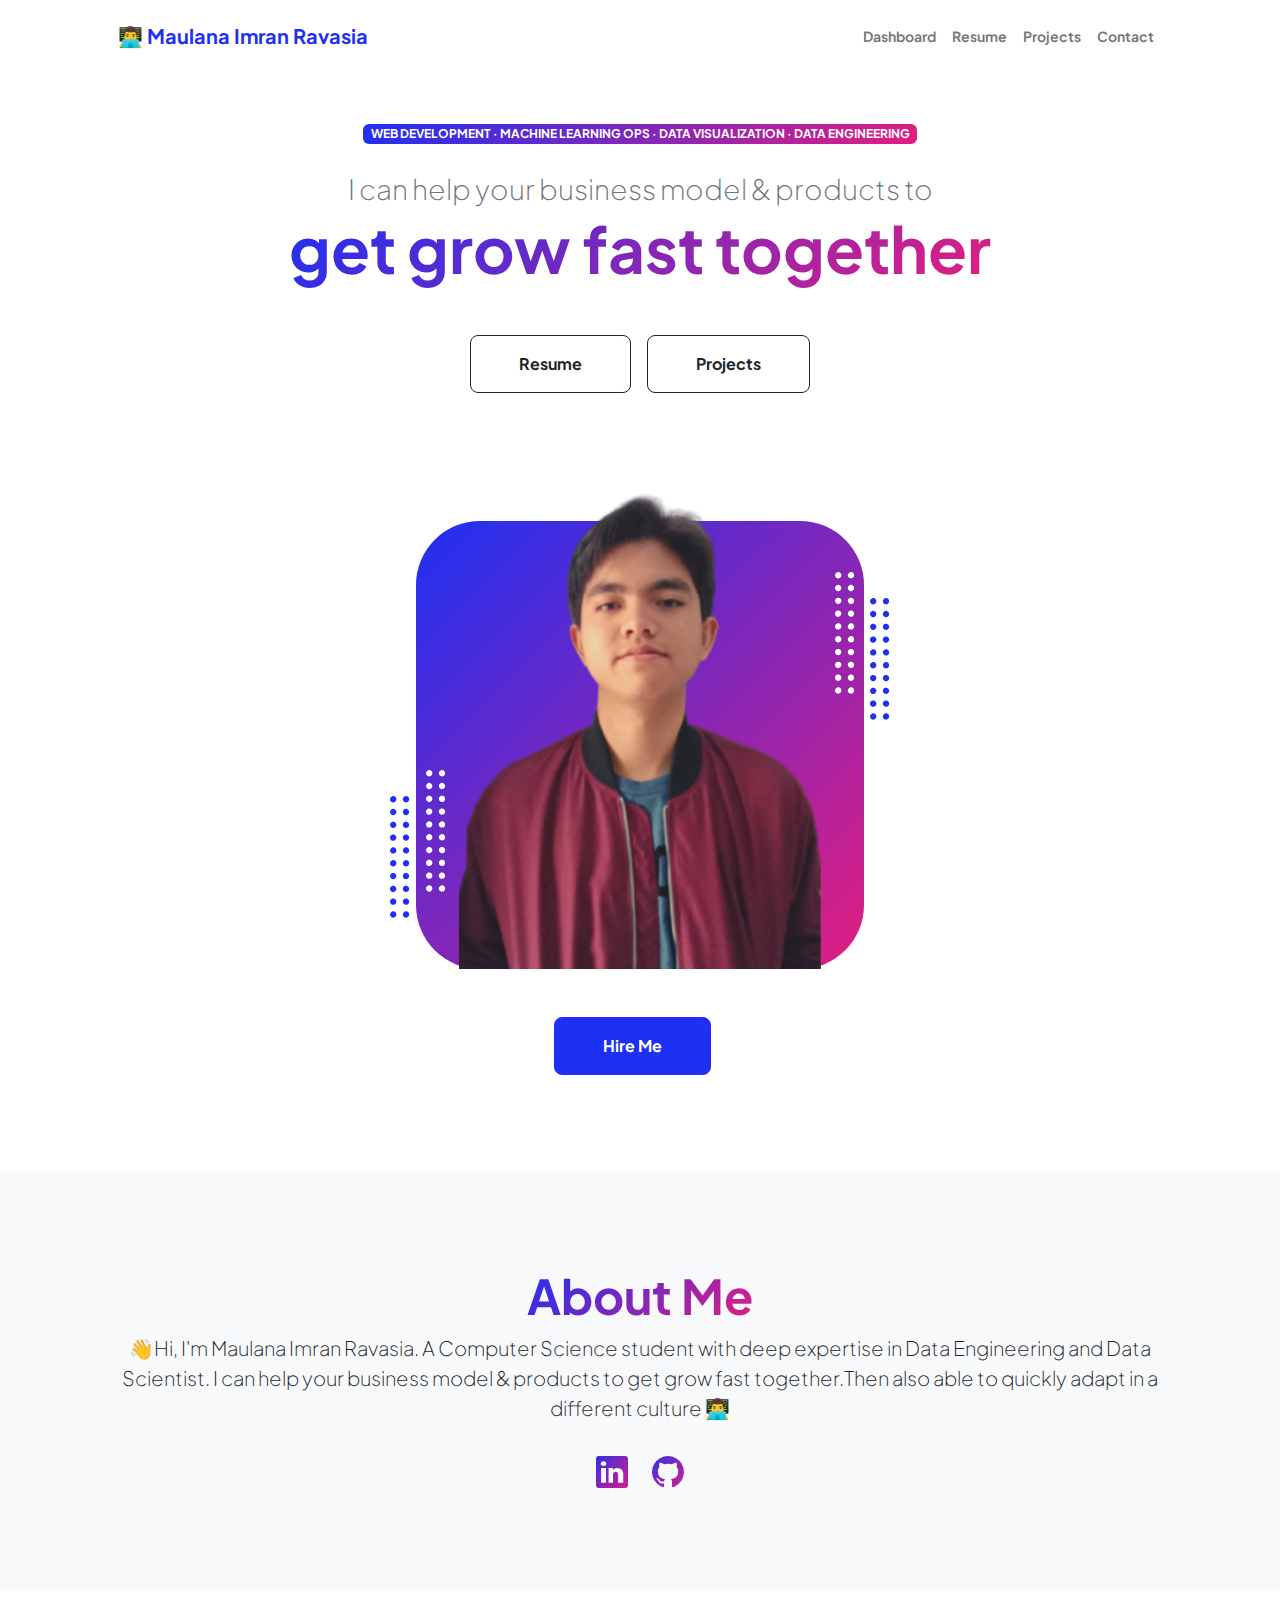
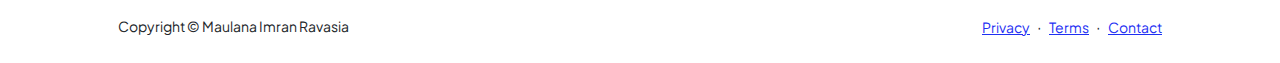
<file: Portofolio/index.html>
<!DOCTYPE html>
<html lang="en">
    <head>
        <meta charset="utf-8" />
        <meta name="viewport" content="width=device-width, initial-scale=1, shrink-to-fit=no" />
        <meta name="description" content="" />
        <meta name="author" content="" />
        <title>Maulana Imran Ravasia</title>
        <!-- Favicon-->
        <link rel="icon" type="image/x-icon" href="assets/favicon2.png" />
        <!-- Custom Google font-->
        <link rel="preconnect" href="https://fonts.googleapis.com" />
        <link rel="preconnect" href="https://fonts.gstatic.com" crossorigin />
        <link href="https://fonts.googleapis.com/css2?family=Plus+Jakarta+Sans:wght@100;200;300;400;500;600;700;800;900&amp;display=swap" rel="stylesheet" />
        <!-- Bootstrap icons-->
        <link href="https://cdn.jsdelivr.net/npm/bootstrap-icons@1.8.1/font/bootstrap-icons.css" rel="stylesheet" />
        <!-- Core theme CSS (includes Bootstrap)-->
        <link href="css/styles.css" rel="stylesheet" />
    </head>
    <body class="d-flex flex-column h-100">
        <main class="flex-shrink-0">
            <!-- Navigation-->
            <nav class="navbar navbar-expand-lg navbar-light bg-white py-3">
                <div class="container px-5">
                    <a class="navbar-brand" href="index.html"><span class="fw-bolder text-primary">👨‍💻   Maulana Imran Ravasia</span></a>
                    <button class="navbar-toggler" type="button" data-bs-toggle="collapse" data-bs-target="#navbarSupportedContent" aria-controls="navbarSupportedContent" aria-expanded="false" aria-label="Toggle navigation"><span class="navbar-toggler-icon"></span></button>
                    <div class="collapse navbar-collapse" id="navbarSupportedContent">
                        <ul class="navbar-nav ms-auto mb-2 mb-lg-0 small fw-bolder">
                            <li class="nav-item"><a class="nav-link" href="index.html">Dashboard</a></li>
                            <li class="nav-item"><a class="nav-link" href="resume.html">Resume</a></li>
                            <li class="nav-item"><a class="nav-link" href="projects.html">Projects</a></li>
                            <li class="nav-item"><a class="nav-link" href="contact.html">Contact</a></li>
                        </ul>
                    </div>
                </div>
            </nav>
            <!-- Header-->
            <header class="py-5">
                <div class="container px-5 pb-5">
                    <div class="row gx-5 align-items-center">
                        <div class="col-xxl-5">
                            <!-- Header text content-->
                            <div class="text-center text-xxl-start">
                                <div class="badge bg-gradient-primary-to-secondary text-white mb-4"><div class="text-uppercase">Web Development &middot; Machine Learning Ops &middot; Data Visualization  &middot; Data Engineering</div></div>
                                <div class="fs-3 fw-light text-muted">I can help your business model & products to</div>
                                <h1 class="display-3 fw-bolder mb-5"><span class="text-gradient d-inline">get grow fast together </span></h1>
                                <div class="d-grid gap-3 d-sm-flex justify-content-sm-center justify-content-xxl-start mb-3">
                                    <a class="btn btn-outline-dark btn-lg px-5 py-3 fs-6 fw-bolder" href="resume.html">Resume</a>
                                    <a class="btn btn-outline-dark btn-lg px-5 py-3 fs-6 fw-bolder" href="projects.html">Projects</a>
                                </div>
                            </div>
                        </div>
                        <div class="col-xxl-7">
                            <!-- Header profile picture-->
                            <div class="d-flex justify-content-center mt-5 mt-xxl-0">
                                <div class="profile bg-gradient-primary-to-secondary">
                                    <!-- TIP: For best results, use a photo with a transparent background like the demo example below-->
                                    <!-- Watch a tutorial on how to do this on YouTube (link)-->
                                    <img class="profile-img" src="assets/Profile2.png" alt="..." />
                                    <div class="dots-1">
                                        <!-- SVG Dots-->
                                        <svg version="1.1" xmlns="http://www.w3.org/2000/svg" xmlns:xlink="http://www.w3.org/1999/xlink" x="0px" y="0px" viewBox="0 0 191.6 1215.4" style="enable-background: new 0 0 191.6 1215.4" xml:space="preserve">
                                            <g transform="translate(0.000000,1280.000000) scale(0.100000,-0.100000)">
                                                <path d="M227.7,12788.6c-105-35-200-141-222-248c-43-206,163-412,369-369c155,32,275,190,260,339c-11,105-90,213-190,262        C383.7,12801.6,289.7,12808.6,227.7,12788.6z"></path>
                                                <path d="M1507.7,12788.6c-151-50-253-216-222-362c25-119,136-230,254-255c194-41,395,142,375,339c-11,105-90,213-190,262        C1663.7,12801.6,1569.7,12808.6,1507.7,12788.6z"></path>
                                                <path d="M227.7,11508.6c-105-35-200-141-222-248c-43-206,163-412,369-369c155,32,275,190,260,339c-11,105-90,213-190,262        C383.7,11521.6,289.7,11528.6,227.7,11508.6z"></path>
                                                <path d="M1507.7,11508.6c-151-50-253-216-222-362c25-119,136-230,254-255c194-41,395,142,375,339c-11,105-90,213-190,262        C1663.7,11521.6,1569.7,11528.6,1507.7,11508.6z"></path>
                                                <path d="M227.7,10228.6c-105-35-200-141-222-248c-43-206,163-412,369-369c155,32,275,190,260,339c-11,105-90,213-190,262        C383.7,10241.6,289.7,10248.6,227.7,10228.6z"></path>
                                                <path d="M1507.7,10228.6c-105-35-200-141-222-248c-43-206,163-412,369-369c155,32,275,190,260,339c-11,105-90,213-190,262        C1663.7,10241.6,1569.7,10248.6,1507.7,10228.6z"></path>
                                                <path d="M227.7,8948.6c-105-35-200-141-222-248c-43-206,163-412,369-369c155,32,275,190,260,339c-11,105-90,213-190,262        C383.7,8961.6,289.7,8968.6,227.7,8948.6z"></path>
                                                <path d="M1507.7,8948.6c-105-35-200-141-222-248c-43-206,163-412,369-369c155,32,275,190,260,339c-11,105-90,213-190,262        C1663.7,8961.6,1569.7,8968.6,1507.7,8948.6z"></path>
                                                <path d="M227.7,7668.6c-105-35-200-141-222-248c-43-206,163-412,369-369c155,32,275,190,260,339c-11,105-90,213-190,262        C383.7,7681.6,289.7,7688.6,227.7,7668.6z"></path>
                                                <path d="M1507.7,7668.6c-105-35-200-141-222-248c-43-206,163-412,369-369c155,32,275,190,260,339c-11,105-90,213-190,262        C1663.7,7681.6,1569.7,7688.6,1507.7,7668.6z"></path>
                                                <path d="M227.7,6388.6c-105-35-200-141-222-248c-43-206,163-412,369-369c155,32,275,190,260,339c-11,105-90,213-190,262        C383.7,6401.6,289.7,6408.6,227.7,6388.6z"></path>
                                                <path d="M1507.7,6388.6c-105-35-200-141-222-248c-43-206,163-412,369-369c155,32,275,190,260,339c-11,105-90,213-190,262        C1663.7,6401.6,1569.7,6408.6,1507.7,6388.6z"></path>
                                                <path d="M227.7,5108.6c-105-35-200-141-222-248c-43-206,163-412,369-369c155,32,275,190,260,339c-11,105-90,213-190,262        C383.7,5121.6,289.7,5128.6,227.7,5108.6z"></path>
                                                <path d="M1507.7,5108.6c-105-35-200-141-222-248c-43-206,163-412,369-369c155,32,275,190,260,339c-11,105-90,213-190,262        C1663.7,5121.6,1569.7,5128.6,1507.7,5108.6z"></path>
                                                <path d="M227.7,3828.6c-105-35-200-141-222-248c-43-206,163-412,369-369c155,32,275,190,260,339c-11,105-90,213-190,262        C383.7,3841.6,289.7,3848.6,227.7,3828.6z"></path>
                                                <path d="M1507.7,3828.6c-105-35-200-141-222-248c-43-206,163-412,369-369c155,32,275,190,260,339c-11,105-90,213-190,262        C1663.7,3841.6,1569.7,3848.6,1507.7,3828.6z"></path>
                                                <path d="M227.7,2548.6c-105-35-200-141-222-248c-43-206,163-412,369-369c155,32,275,190,260,339c-11,105-90,213-190,262        C383.7,2561.6,289.7,2568.6,227.7,2548.6z"></path>
                                                <path d="M1507.7,2548.6c-105-35-200-141-222-248c-43-206,163-412,369-369c155,32,275,190,260,339c-11,105-90,213-190,262        C1663.7,2561.6,1569.7,2568.6,1507.7,2548.6z"></path>
                                                <path d="M227.7,1268.6c-105-35-200-141-222-248c-43-206,163-412,369-369c155,32,275,190,260,339c-11,105-90,213-190,262        C383.7,1281.6,289.7,1288.6,227.7,1268.6z"></path>
                                                <path d="M1507.7,1268.6c-105-35-200-141-222-248c-43-206,163-412,369-369c155,32,275,190,260,339c-11,105-90,213-190,262        C1663.7,1281.6,1569.7,1288.6,1507.7,1268.6z"></path>
                                            </g>
                                        </svg>
                                        <!-- END of SVG dots-->
                                    </div>
                                    <div class="dots-2">
                                        <!-- SVG Dots-->
                                        <svg version="1.1" xmlns="http://www.w3.org/2000/svg" xmlns:xlink="http://www.w3.org/1999/xlink" x="0px" y="0px" viewBox="0 0 191.6 1215.4" style="enable-background: new 0 0 191.6 1215.4" xml:space="preserve">
                                            <g transform="translate(0.000000,1280.000000) scale(0.100000,-0.100000)">
                                                <path d="M227.7,12788.6c-105-35-200-141-222-248c-43-206,163-412,369-369c155,32,275,190,260,339c-11,105-90,213-190,262        C383.7,12801.6,289.7,12808.6,227.7,12788.6z"></path>
                                                <path d="M1507.7,12788.6c-151-50-253-216-222-362c25-119,136-230,254-255c194-41,395,142,375,339c-11,105-90,213-190,262        C1663.7,12801.6,1569.7,12808.6,1507.7,12788.6z"></path>
                                                <path d="M227.7,11508.6c-105-35-200-141-222-248c-43-206,163-412,369-369c155,32,275,190,260,339c-11,105-90,213-190,262        C383.7,11521.6,289.7,11528.6,227.7,11508.6z"></path>
                                                <path d="M1507.7,11508.6c-151-50-253-216-222-362c25-119,136-230,254-255c194-41,395,142,375,339c-11,105-90,213-190,262        C1663.7,11521.6,1569.7,11528.6,1507.7,11508.6z"></path>
                                                <path d="M227.7,10228.6c-105-35-200-141-222-248c-43-206,163-412,369-369c155,32,275,190,260,339c-11,105-90,213-190,262        C383.7,10241.6,289.7,10248.6,227.7,10228.6z"></path>
                                                <path d="M1507.7,10228.6c-105-35-200-141-222-248c-43-206,163-412,369-369c155,32,275,190,260,339c-11,105-90,213-190,262        C1663.7,10241.6,1569.7,10248.6,1507.7,10228.6z"></path>
                                                <path d="M227.7,8948.6c-105-35-200-141-222-248c-43-206,163-412,369-369c155,32,275,190,260,339c-11,105-90,213-190,262        C383.7,8961.6,289.7,8968.6,227.7,8948.6z"></path>
                                                <path d="M1507.7,8948.6c-105-35-200-141-222-248c-43-206,163-412,369-369c155,32,275,190,260,339c-11,105-90,213-190,262        C1663.7,8961.6,1569.7,8968.6,1507.7,8948.6z"></path>
                                                <path d="M227.7,7668.6c-105-35-200-141-222-248c-43-206,163-412,369-369c155,32,275,190,260,339c-11,105-90,213-190,262        C383.7,7681.6,289.7,7688.6,227.7,7668.6z"></path>
                                                <path d="M1507.7,7668.6c-105-35-200-141-222-248c-43-206,163-412,369-369c155,32,275,190,260,339c-11,105-90,213-190,262        C1663.7,7681.6,1569.7,7688.6,1507.7,7668.6z"></path>
                                                <path d="M227.7,6388.6c-105-35-200-141-222-248c-43-206,163-412,369-369c155,32,275,190,260,339c-11,105-90,213-190,262        C383.7,6401.6,289.7,6408.6,227.7,6388.6z"></path>
                                                <path d="M1507.7,6388.6c-105-35-200-141-222-248c-43-206,163-412,369-369c155,32,275,190,260,339c-11,105-90,213-190,262        C1663.7,6401.6,1569.7,6408.6,1507.7,6388.6z"></path>
                                                <path d="M227.7,5108.6c-105-35-200-141-222-248c-43-206,163-412,369-369c155,32,275,190,260,339c-11,105-90,213-190,262        C383.7,5121.6,289.7,5128.6,227.7,5108.6z"></path>
                                                <path d="M1507.7,5108.6c-105-35-200-141-222-248c-43-206,163-412,369-369c155,32,275,190,260,339c-11,105-90,213-190,262        C1663.7,5121.6,1569.7,5128.6,1507.7,5108.6z"></path>
                                                <path d="M227.7,3828.6c-105-35-200-141-222-248c-43-206,163-412,369-369c155,32,275,190,260,339c-11,105-90,213-190,262        C383.7,3841.6,289.7,3848.6,227.7,3828.6z"></path>
                                                <path d="M1507.7,3828.6c-105-35-200-141-222-248c-43-206,163-412,369-369c155,32,275,190,260,339c-11,105-90,213-190,262        C1663.7,3841.6,1569.7,3848.6,1507.7,3828.6z"></path>
                                                <path d="M227.7,2548.6c-105-35-200-141-222-248c-43-206,163-412,369-369c155,32,275,190,260,339c-11,105-90,213-190,262        C383.7,2561.6,289.7,2568.6,227.7,2548.6z"></path>
                                                <path d="M1507.7,2548.6c-105-35-200-141-222-248c-43-206,163-412,369-369c155,32,275,190,260,339c-11,105-90,213-190,262        C1663.7,2561.6,1569.7,2568.6,1507.7,2548.6z"></path>
                                                <path d="M227.7,1268.6c-105-35-200-141-222-248c-43-206,163-412,369-369c155,32,275,190,260,339c-11,105-90,213-190,262        C383.7,1281.6,289.7,1288.6,227.7,1268.6z"></path>
                                                <path d="M1507.7,1268.6c-105-35-200-141-222-248c-43-206,163-412,369-369c155,32,275,190,260,339c-11,105-90,213-190,262        C1663.7,1281.6,1569.7,1288.6,1507.7,1268.6z"></path>
                                            </g>
                                        </svg>
                                        <!-- END of SVG dots-->
                                    </div>
                                    <div class="dots-3">
                                        <!-- SVG Dots-->
                                        <svg version="1.1" xmlns="http://www.w3.org/2000/svg" xmlns:xlink="http://www.w3.org/1999/xlink" x="0px" y="0px" viewBox="0 0 191.6 1215.4" style="enable-background: new 0 0 191.6 1215.4" xml:space="preserve">
                                            <g transform="translate(0.000000,1280.000000) scale(0.100000,-0.100000)">
                                                <path d="M227.7,12788.6c-105-35-200-141-222-248c-43-206,163-412,369-369c155,32,275,190,260,339c-11,105-90,213-190,262        C383.7,12801.6,289.7,12808.6,227.7,12788.6z"></path>
                                                <path d="M1507.7,12788.6c-151-50-253-216-222-362c25-119,136-230,254-255c194-41,395,142,375,339c-11,105-90,213-190,262        C1663.7,12801.6,1569.7,12808.6,1507.7,12788.6z"></path>
                                                <path d="M227.7,11508.6c-105-35-200-141-222-248c-43-206,163-412,369-369c155,32,275,190,260,339c-11,105-90,213-190,262        C383.7,11521.6,289.7,11528.6,227.7,11508.6z"></path>
                                                <path d="M1507.7,11508.6c-151-50-253-216-222-362c25-119,136-230,254-255c194-41,395,142,375,339c-11,105-90,213-190,262        C1663.7,11521.6,1569.7,11528.6,1507.7,11508.6z"></path>
                                                <path d="M227.7,10228.6c-105-35-200-141-222-248c-43-206,163-412,369-369c155,32,275,190,260,339c-11,105-90,213-190,262        C383.7,10241.6,289.7,10248.6,227.7,10228.6z"></path>
                                                <path d="M1507.7,10228.6c-105-35-200-141-222-248c-43-206,163-412,369-369c155,32,275,190,260,339c-11,105-90,213-190,262        C1663.7,10241.6,1569.7,10248.6,1507.7,10228.6z"></path>
                                                <path d="M227.7,8948.6c-105-35-200-141-222-248c-43-206,163-412,369-369c155,32,275,190,260,339c-11,105-90,213-190,262        C383.7,8961.6,289.7,8968.6,227.7,8948.6z"></path>
                                                <path d="M1507.7,8948.6c-105-35-200-141-222-248c-43-206,163-412,369-369c155,32,275,190,260,339c-11,105-90,213-190,262        C1663.7,8961.6,1569.7,8968.6,1507.7,8948.6z"></path>
                                                <path d="M227.7,7668.6c-105-35-200-141-222-248c-43-206,163-412,369-369c155,32,275,190,260,339c-11,105-90,213-190,262        C383.7,7681.6,289.7,7688.6,227.7,7668.6z"></path>
                                                <path d="M1507.7,7668.6c-105-35-200-141-222-248c-43-206,163-412,369-369c155,32,275,190,260,339c-11,105-90,213-190,262        C1663.7,7681.6,1569.7,7688.6,1507.7,7668.6z"></path>
                                                <path d="M227.7,6388.6c-105-35-200-141-222-248c-43-206,163-412,369-369c155,32,275,190,260,339c-11,105-90,213-190,262        C383.7,6401.6,289.7,6408.6,227.7,6388.6z"></path>
                                                <path d="M1507.7,6388.6c-105-35-200-141-222-248c-43-206,163-412,369-369c155,32,275,190,260,339c-11,105-90,213-190,262        C1663.7,6401.6,1569.7,6408.6,1507.7,6388.6z"></path>
                                                <path d="M227.7,5108.6c-105-35-200-141-222-248c-43-206,163-412,369-369c155,32,275,190,260,339c-11,105-90,213-190,262        C383.7,5121.6,289.7,5128.6,227.7,5108.6z"></path>
                                                <path d="M1507.7,5108.6c-105-35-200-141-222-248c-43-206,163-412,369-369c155,32,275,190,260,339c-11,105-90,213-190,262        C1663.7,5121.6,1569.7,5128.6,1507.7,5108.6z"></path>
                                                <path d="M227.7,3828.6c-105-35-200-141-222-248c-43-206,163-412,369-369c155,32,275,190,260,339c-11,105-90,213-190,262        C383.7,3841.6,289.7,3848.6,227.7,3828.6z"></path>
                                                <path d="M1507.7,3828.6c-105-35-200-141-222-248c-43-206,163-412,369-369c155,32,275,190,260,339c-11,105-90,213-190,262        C1663.7,3841.6,1569.7,3848.6,1507.7,3828.6z"></path>
                                                <path d="M227.7,2548.6c-105-35-200-141-222-248c-43-206,163-412,369-369c155,32,275,190,260,339c-11,105-90,213-190,262        C383.7,2561.6,289.7,2568.6,227.7,2548.6z"></path>
                                                <path d="M1507.7,2548.6c-105-35-200-141-222-248c-43-206,163-412,369-369c155,32,275,190,260,339c-11,105-90,213-190,262        C1663.7,2561.6,1569.7,2568.6,1507.7,2548.6z"></path>
                                                <path d="M227.7,1268.6c-105-35-200-141-222-248c-43-206,163-412,369-369c155,32,275,190,260,339c-11,105-90,213-190,262        C383.7,1281.6,289.7,1288.6,227.7,1268.6z"></path>
                                                <path d="M1507.7,1268.6c-105-35-200-141-222-248c-43-206,163-412,369-369c155,32,275,190,260,339c-11,105-90,213-190,262        C1663.7,1281.6,1569.7,1288.6,1507.7,1268.6z"></path>
                                            </g>
                                        </svg>
                                        <!-- END of SVG dots-->
                                    </div>
                                    <div class="dots-4">
                                        <!-- SVG Dots-->
                                        <svg version="1.1" xmlns="http://www.w3.org/2000/svg" xmlns:xlink="http://www.w3.org/1999/xlink" x="0px" y="0px" viewBox="0 0 191.6 1215.4" style="enable-background: new 0 0 191.6 1215.4" xml:space="preserve">
                                            <g transform="translate(0.000000,1280.000000) scale(0.100000,-0.100000)">
                                                <path d="M227.7,12788.6c-105-35-200-141-222-248c-43-206,163-412,369-369c155,32,275,190,260,339c-11,105-90,213-190,262        C383.7,12801.6,289.7,12808.6,227.7,12788.6z"></path>
                                                <path d="M1507.7,12788.6c-151-50-253-216-222-362c25-119,136-230,254-255c194-41,395,142,375,339c-11,105-90,213-190,262        C1663.7,12801.6,1569.7,12808.6,1507.7,12788.6z"></path>
                                                <path d="M227.7,11508.6c-105-35-200-141-222-248c-43-206,163-412,369-369c155,32,275,190,260,339c-11,105-90,213-190,262        C383.7,11521.6,289.7,11528.6,227.7,11508.6z"></path>
                                                <path d="M1507.7,11508.6c-151-50-253-216-222-362c25-119,136-230,254-255c194-41,395,142,375,339c-11,105-90,213-190,262        C1663.7,11521.6,1569.7,11528.6,1507.7,11508.6z"></path>
                                                <path d="M227.7,10228.6c-105-35-200-141-222-248c-43-206,163-412,369-369c155,32,275,190,260,339c-11,105-90,213-190,262        C383.7,10241.6,289.7,10248.6,227.7,10228.6z"></path>
                                                <path d="M1507.7,10228.6c-105-35-200-141-222-248c-43-206,163-412,369-369c155,32,275,190,260,339c-11,105-90,213-190,262        C1663.7,10241.6,1569.7,10248.6,1507.7,10228.6z"></path>
                                                <path d="M227.7,8948.6c-105-35-200-141-222-248c-43-206,163-412,369-369c155,32,275,190,260,339c-11,105-90,213-190,262        C383.7,8961.6,289.7,8968.6,227.7,8948.6z"></path>
                                                <path d="M1507.7,8948.6c-105-35-200-141-222-248c-43-206,163-412,369-369c155,32,275,190,260,339c-11,105-90,213-190,262        C1663.7,8961.6,1569.7,8968.6,1507.7,8948.6z"></path>
                                                <path d="M227.7,7668.6c-105-35-200-141-222-248c-43-206,163-412,369-369c155,32,275,190,260,339c-11,105-90,213-190,262        C383.7,7681.6,289.7,7688.6,227.7,7668.6z"></path>
                                                <path d="M1507.7,7668.6c-105-35-200-141-222-248c-43-206,163-412,369-369c155,32,275,190,260,339c-11,105-90,213-190,262        C1663.7,7681.6,1569.7,7688.6,1507.7,7668.6z"></path>
                                                <path d="M227.7,6388.6c-105-35-200-141-222-248c-43-206,163-412,369-369c155,32,275,190,260,339c-11,105-90,213-190,262        C383.7,6401.6,289.7,6408.6,227.7,6388.6z"></path>
                                                <path d="M1507.7,6388.6c-105-35-200-141-222-248c-43-206,163-412,369-369c155,32,275,190,260,339c-11,105-90,213-190,262        C1663.7,6401.6,1569.7,6408.6,1507.7,6388.6z"></path>
                                                <path d="M227.7,5108.6c-105-35-200-141-222-248c-43-206,163-412,369-369c155,32,275,190,260,339c-11,105-90,213-190,262        C383.7,5121.6,289.7,5128.6,227.7,5108.6z"></path>
                                                <path d="M1507.7,5108.6c-105-35-200-141-222-248c-43-206,163-412,369-369c155,32,275,190,260,339c-11,105-90,213-190,262        C1663.7,5121.6,1569.7,5128.6,1507.7,5108.6z"></path>
                                                <path d="M227.7,3828.6c-105-35-200-141-222-248c-43-206,163-412,369-369c155,32,275,190,260,339c-11,105-90,213-190,262        C383.7,3841.6,289.7,3848.6,227.7,3828.6z"></path>
                                                <path d="M1507.7,3828.6c-105-35-200-141-222-248c-43-206,163-412,369-369c155,32,275,190,260,339c-11,105-90,213-190,262        C1663.7,3841.6,1569.7,3848.6,1507.7,3828.6z"></path>
                                                <path d="M227.7,2548.6c-105-35-200-141-222-248c-43-206,163-412,369-369c155,32,275,190,260,339c-11,105-90,213-190,262        C383.7,2561.6,289.7,2568.6,227.7,2548.6z"></path>
                                                <path d="M1507.7,2548.6c-105-35-200-141-222-248c-43-206,163-412,369-369c155,32,275,190,260,339c-11,105-90,213-190,262        C1663.7,2561.6,1569.7,2568.6,1507.7,2548.6z"></path>
                                                <path d="M227.7,1268.6c-105-35-200-141-222-248c-43-206,163-412,369-369c155,32,275,190,260,339c-11,105-90,213-190,262        C383.7,1281.6,289.7,1288.6,227.7,1268.6z"></path>
                                                <path d="M1507.7,1268.6c-105-35-200-141-222-248c-43-206,163-412,369-369c155,32,275,190,260,339c-11,105-90,213-190,262        C1663.7,1281.6,1569.7,1288.6,1507.7,1268.6z"></path>
                                            </g>
                                        </svg>
                                        <!-- END of SVG dots-->
                                </div>
                            </div>
                        </div>
                        <div class="d-flex justify-content-center mt-5 mt-xxl-0">
                            <a class="btn btn-primary btn-lg px-5 py-3 me-sm-3 fs-6 fw-bolder" href="contact.html">Hire Me</a>
                        </div>
                    </div>
                </div>
            </header>
            <!-- About Section-->
            <section class="bg-light py-5">
                <div class="container px-5">
                    <div class="row gx-5 justify-content-center">
                        <div class="col-xxl-8">
                            <div class="text-center my-5">
                                <h2 class="display-5 fw-bolder"><span class="text-gradient d-inline">About Me</span></h2>
                                <p class="lead fw-light mb-4">👋Hi, I'm Maulana Imran Ravasia. A Computer Science student with deep expertise in Data Engineering and Data Scientist. I can help your business model & products to
                                    get grow fast together.Then also able to quickly adapt in a different culture 👨‍💻</p>
                                <div class="d-flex justify-content-center fs-2 gap-4">
                                    <a class="text-gradient" href="https://www.linkedin.com/in/maulana-imran-ravasia-b8b862222/"><i class="bi bi-linkedin"></i></a>
                                    <a class="text-gradient" href="https://github.com/maulana78204?tab=repositories"><i class="bi bi-github"></i></a>
                                </div>
                            </div>
                        </div>
                    </div>
                </div>
            </section>
        </main>
        <!-- Footer-->
        <footer class="bg-white py-4 mt-auto">
            <div class="container px-5">
                <div class="row align-items-center justify-content-between flex-column flex-sm-row">
                    <div class="col-auto"><div class="small m-0">Copyright &copy; Maulana Imran Ravasia</div></div>
                    <div class="col-auto">
                        <a class="small" href="#!">Privacy</a>
                        <span class="mx-1">&middot;</span>
                        <a class="small" href="#!">Terms</a>
                        <span class="mx-1">&middot;</span>
                        <a class="small" href="#!">Contact</a>
                    </div>
                </div>
            </div>
        </footer>
        <!-- Bootstrap core JS-->
        <script src="https://cdn.jsdelivr.net/npm/bootstrap@5.2.3/dist/js/bootstrap.bundle.min.js"></script>
        <!-- Core theme JS-->
        <script src="js/scripts.js"></script>
    </body>
</html>
</file>
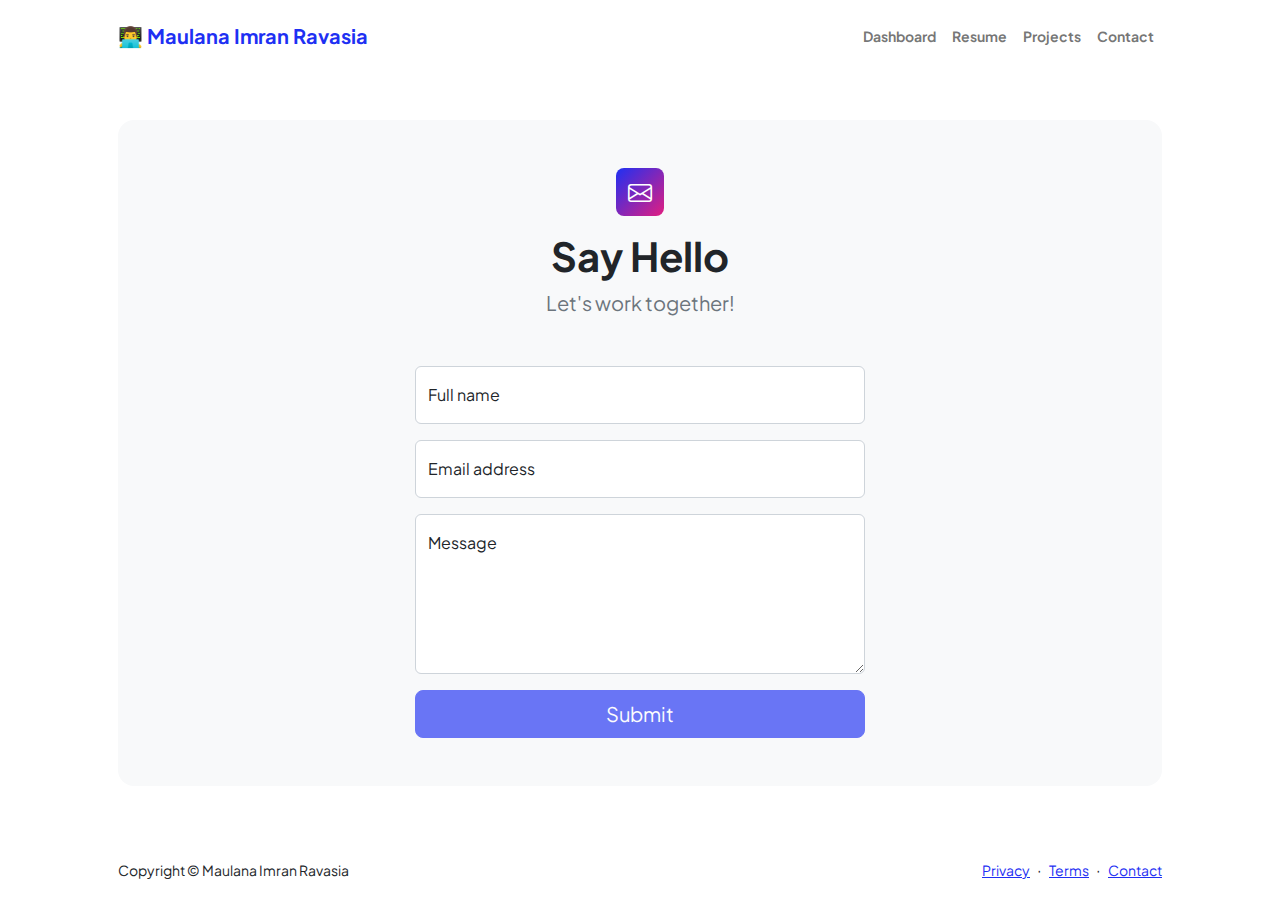
<file: Portofolio/contact.html>
<!DOCTYPE html>
<html lang="en">
    <head>
        <meta charset="utf-8" />
        <meta name="viewport" content="width=device-width, initial-scale=1, shrink-to-fit=no" />
        <meta name="description" content />
        <meta name="author" content />
        <title>Maulana Imran Ravasia</title>
        <!-- Favicon-->
        <link rel="icon" type="image/x-icon" href="assets/favicon2.png" />
        <!-- Custom Google font-->
        <link rel="preconnect" href="https://fonts.googleapis.com" />
        <link rel="preconnect" href="https://fonts.gstatic.com" crossorigin />
        <link href="https://fonts.googleapis.com/css2?family=Plus+Jakarta+Sans:wght@100;200;300;400;500;600;700;800;900&amp;display=swap" rel="stylesheet" />
        <!-- Bootstrap icons-->
        <link href="https://cdn.jsdelivr.net/npm/bootstrap-icons@1.8.1/font/bootstrap-icons.css" rel="stylesheet" />
        <!-- Core theme CSS (includes Bootstrap)-->
        <link href="css/styles.css" rel="stylesheet" />
    </head>
    <body class="d-flex flex-column">
        <main class="flex-shrink-0">
            <!-- Navigation-->
            <nav class="navbar navbar-expand-lg navbar-light bg-white py-3">
                <div class="container px-5">
                    <a class="navbar-brand" href="index.html"><span class="fw-bolder text-primary">👨‍💻   Maulana Imran Ravasia</span></a>
                    <button class="navbar-toggler" type="button" data-bs-toggle="collapse" data-bs-target="#navbarSupportedContent" aria-controls="navbarSupportedContent" aria-expanded="false" aria-label="Toggle navigation"><span class="navbar-toggler-icon"></span></button>
                    <div class="collapse navbar-collapse" id="navbarSupportedContent">
                        <ul class="navbar-nav ms-auto mb-2 mb-lg-0 small fw-bolder">
                            <li class="nav-item"><a class="nav-link" href="index.html">Dashboard</a></li>
                            <li class="nav-item"><a class="nav-link" href="resume.html">Resume</a></li>
                            <li class="nav-item"><a class="nav-link" href="projects.html">Projects</a></li>
                            <li class="nav-item"><a class="nav-link" href="contact.html">Contact</a></li>
                        </ul>
                    </div>
                </div>
            </nav>
            <!-- Page content-->
            <section class="py-5">
                <div class="container px-5">
                    <!-- Contact form-->
                    <div class="bg-light rounded-4 py-5 px-4 px-md-5">
                        <div class="text-center mb-5">
                            <div class="feature bg-primary bg-gradient-primary-to-secondary text-white rounded-3 mb-3"><i class="bi bi-envelope"></i></div>
                            <h1 class="fw-bolder">Say Hello</h1>
                            <p class="lead fw-normal text-muted mb-0">Let's work together!</p>
                        </div>
                        <div class="row gx-5 justify-content-center">
                            <div class="col-lg-8 col-xl-6">
                                <!-- * * * * * * * * * * * * * * *-->
                                <!-- * * SB Forms Contact Form * *-->
                                <!-- * * * * * * * * * * * * * * *-->
                                <!-- This form is pre-integrated with SB Forms.-->
                                <!-- To make this form functional, sign up at-->
                                <!-- https://startbootstrap.com/solution/contact-forms-->
                                <!-- to get an API token!-->
                                <form id="contactForm" data-sb-form-api-token="9e8308c3-3d96-411c-a7a1-c8328720f3c4">
                                    <!-- Name input-->
                                    <div class="form-floating mb-3">
                                        <input class="form-control" id="name" type="text" placeholder="Enter your name..." data-sb-validations="required" />
                                        <label for="name">Full name</label>
                                        <div class="invalid-feedback" data-sb-feedback="name:required">A name is required.</div>
                                    </div>
                                    <!-- Email address input-->
                                    <div class="form-floating mb-3">
                                        <input class="form-control" id="email" type="email" placeholder="name@example.com" data-sb-validations="required,email" />
                                        <label for="email">Email address</label>
                                        <div class="invalid-feedback" data-sb-feedback="email:required">An email is required.</div>
                                        <div class="invalid-feedback" data-sb-feedback="email:email">Email is not valid.</div>
                                    </div>
                                    <!-- Message input-->
                                    <div class="form-floating mb-3">
                                        <textarea class="form-control" id="message" type="text" placeholder="Enter your message here..." style="height: 10rem" data-sb-validations="required"></textarea>
                                        <label for="message">Message</label>
                                        <div class="invalid-feedback" data-sb-feedback="message:required">A message is required.</div>
                                    </div>
                                    <!-- Submit success message-->
                                    <!---->
                                    <!-- This is what your users will see when the form-->
                                    <!-- has successfully submitted-->
                                    <div class="d-none" id="submitSuccessMessage">
                                        <div class="text-center mb-3">
                                            <div class="fw-bolder">Form submission successful!</div>
                                            To activate this form, sign up at
                                            <br />
                                            <a href="https://startbootstrap.com/solution/contact-forms">https://startbootstrap.com/solution/contact-forms</a>
                                        </div>
                                    </div>
                                    <!-- Submit error message-->
                                    <!---->
                                    <!-- This is what your users will see when there is-->
                                    <!-- an error submitting the form-->
                                    <div class="d-none" id="submitErrorMessage"><div class="text-center text-danger mb-3">Error sending message!</div></div>
                                    <!-- Submit Button-->
                                    <div class="d-grid"><button class="btn btn-primary btn-lg disabled" id="submitButton" type="submit">Submit</button></div>
                                </form>
                            </div>
                        </div>
                    </div>
                </div>
            </section>
        </main>
        <!-- Footer-->
        <footer class="bg-white py-4 mt-auto">
            <div class="container px-5">
                <div class="row align-items-center justify-content-between flex-column flex-sm-row">
                    <div class="col-auto"><div class="small m-0">Copyright &copy; Maulana Imran Ravasia</div></div>
                    <div class="col-auto">
                        <a class="small" href="#!">Privacy</a>
                        <span class="mx-1">&middot;</span>
                        <a class="small" href="#!">Terms</a>
                        <span class="mx-1">&middot;</span>
                        <a class="small" href="#!">Contact</a>
                    </div>
                </div>
            </div>
        </footer>
        <!-- Bootstrap core JS-->
        <script src="https://cdn.jsdelivr.net/npm/bootstrap@5.2.3/dist/js/bootstrap.bundle.min.js"></script>
        <!-- Core theme JS-->
        <script src="js/scripts.js"></script>
        <!-- * * * * * * * * * * * * * * * * * * * * * * * * * * * * * * * * * * * * * * * *-->
        <!-- * *                               SB Forms JS                               * *-->
        <!-- * * Activate your form at https://startbootstrap.com/solution/contact-forms * *-->
        <!-- * * * * * * * * * * * * * * * * * * * * * * * * * * * * * * * * * * * * * * * *-->
        <script src="https://cdn.startbootstrap.com/sb-forms-latest.js"></script>
    </body>
</html>
</file>
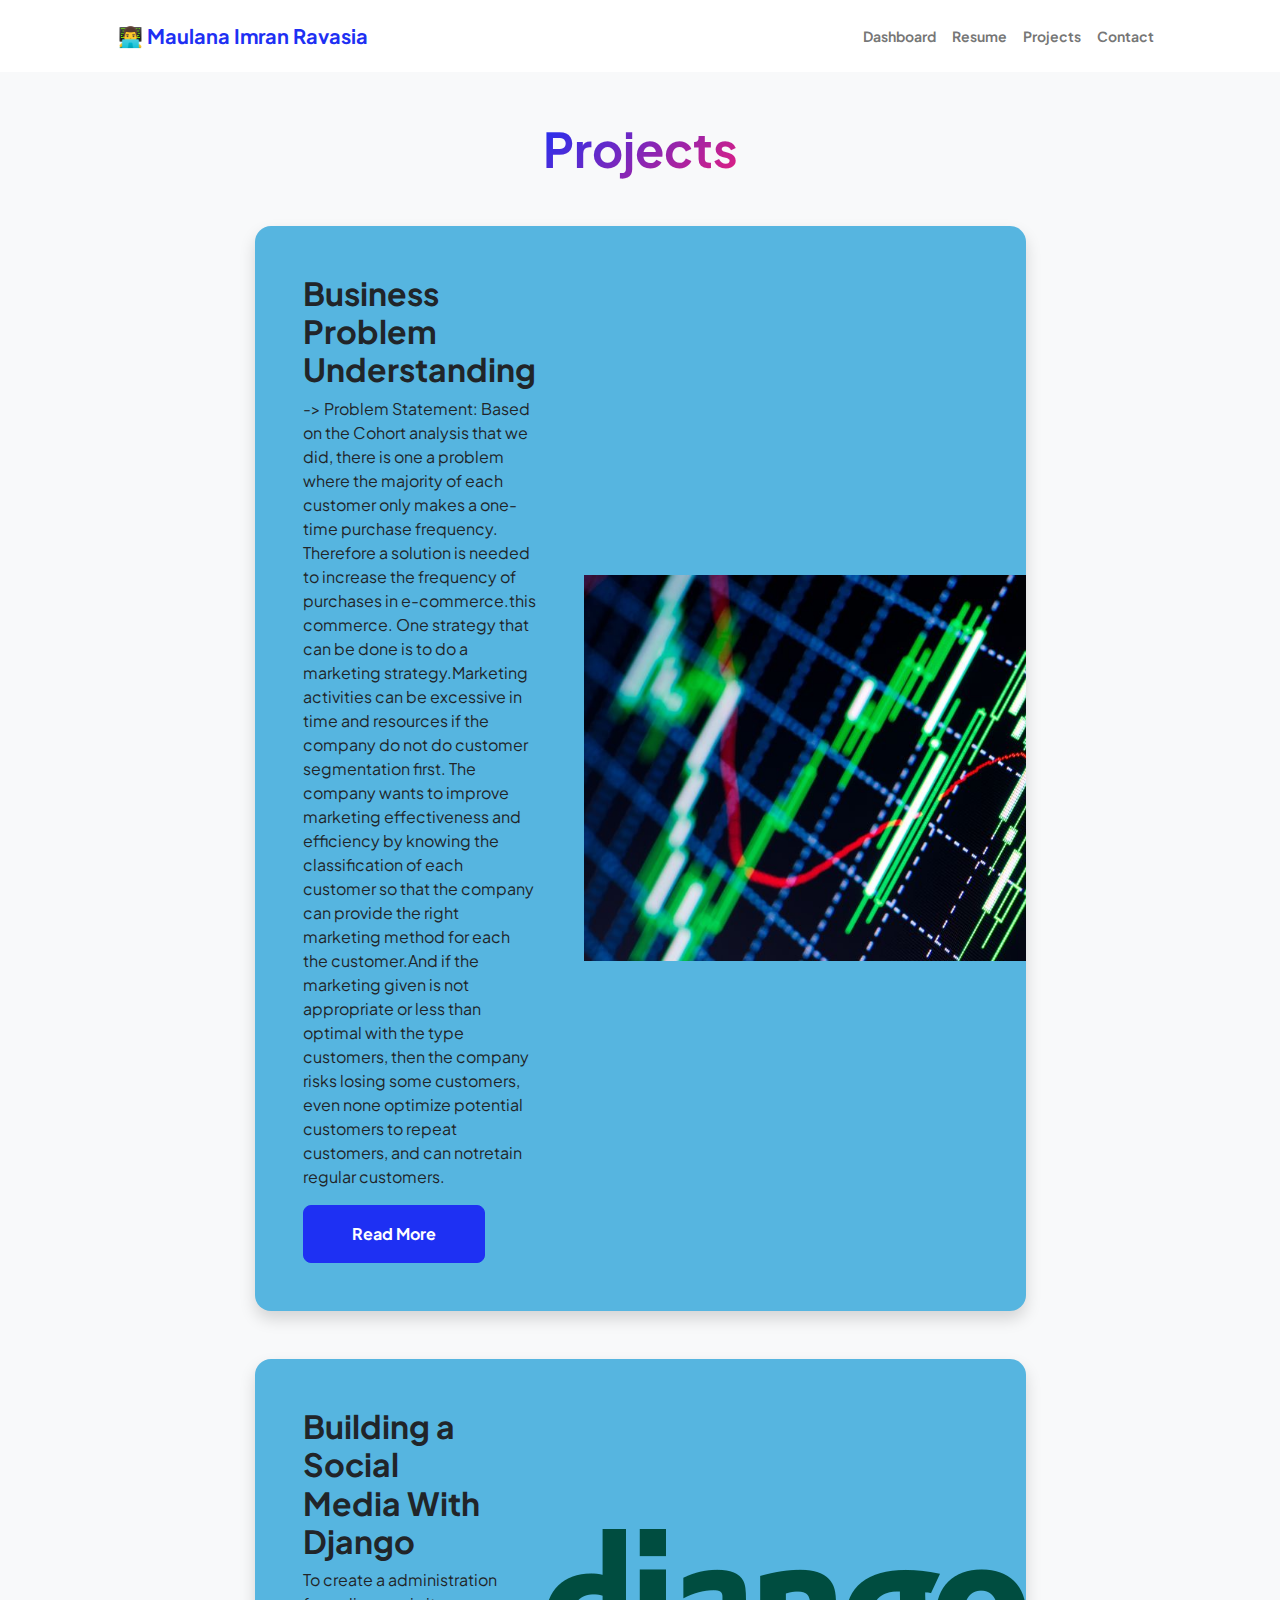
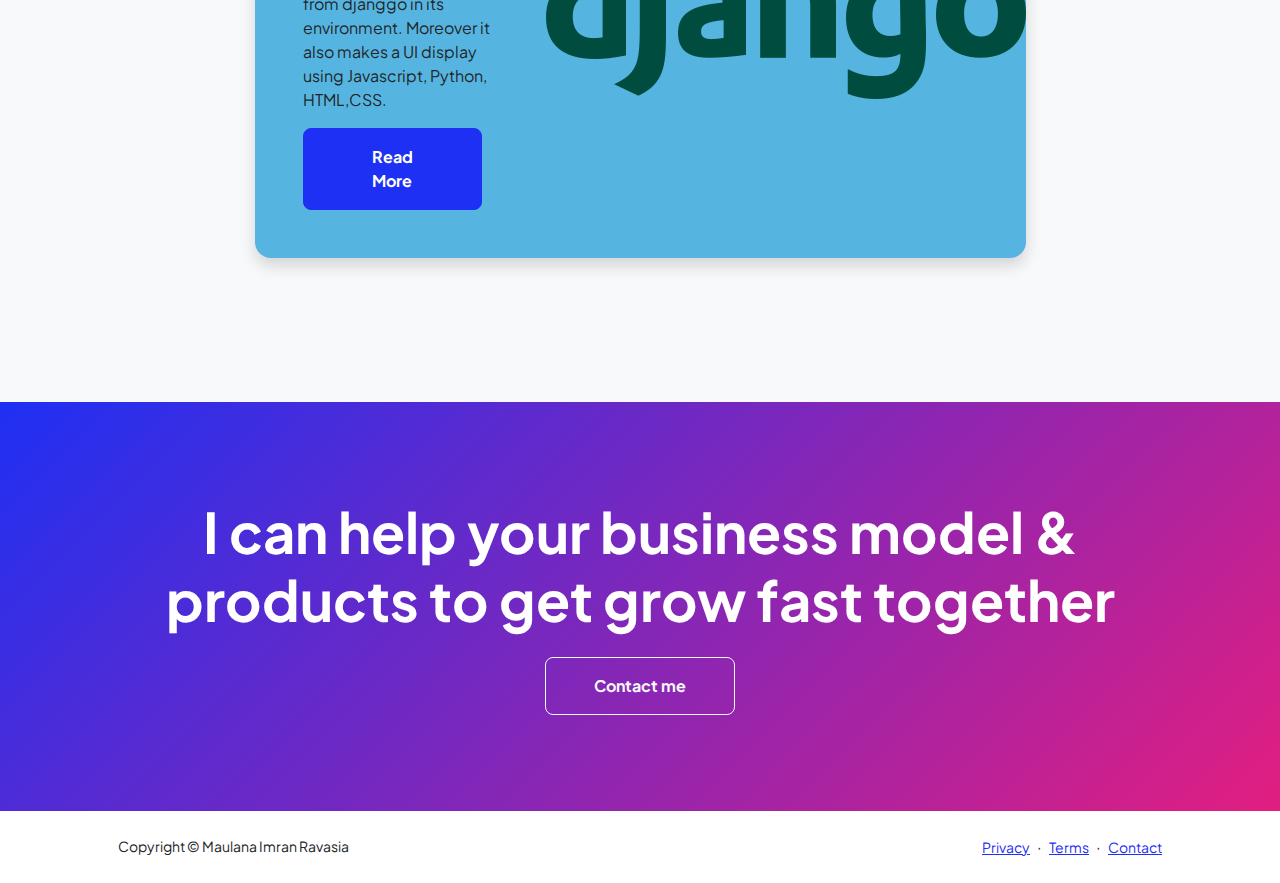
<file: Portofolio/projects.html>
<!DOCTYPE html>
<html lang="en">
    <head>
        <meta charset="utf-8" />
        <meta name="viewport" content="width=device-width, initial-scale=1, shrink-to-fit=no" />
        <meta name="description" content="" />
        <meta name="author" content="" />
        <title>Maulana Imran Ravasia</title>
        <!-- Favicon-->
        <link rel="icon" type="image/x-icon" href="assets/favicon2.png" />
        <!-- Custom Google font-->
        <link rel="preconnect" href="https://fonts.googleapis.com" />
        <link rel="preconnect" href="https://fonts.gstatic.com" crossorigin />
        <link href="https://fonts.googleapis.com/css2?family=Plus+Jakarta+Sans:wght@100;200;300;400;500;600;700;800;900&amp;display=swap" rel="stylesheet" />
        <!-- Bootstrap icons-->
        <link href="https://cdn.jsdelivr.net/npm/bootstrap-icons@1.8.1/font/bootstrap-icons.css" rel="stylesheet" />
        <!-- Core theme CSS (includes Bootstrap)-->
        <link href="css/styles.css" rel="stylesheet" />
    </head>
    <body class="d-flex flex-column h-100 bg-light">
        <main class="flex-shrink-0">
            <!-- Navigation-->
            <nav class="navbar navbar-expand-lg navbar-light bg-white py-3">
                <div class="container px-5">
                    <a class="navbar-brand" href="index.html"><span class="fw-bolder text-primary">👨‍💻   Maulana Imran Ravasia</span></a>
                    <button class="navbar-toggler" type="button" data-bs-toggle="collapse" data-bs-target="#navbarSupportedContent" aria-controls="navbarSupportedContent" aria-expanded="false" aria-label="Toggle navigation"><span class="navbar-toggler-icon"></span></button>
                    <div class="collapse navbar-collapse" id="navbarSupportedContent">
                        <ul class="navbar-nav ms-auto mb-2 mb-lg-0 small fw-bolder">
                            <li class="nav-item"><a class="nav-link" href="index.html">Dashboard</a></li>
                            <li class="nav-item"><a class="nav-link" href="resume.html">Resume</a></li>
                            <li class="nav-item"><a class="nav-link" href="projects.html">Projects</a></li>
                            <li class="nav-item"><a class="nav-link" href="contact.html">Contact</a></li>
                        </ul>
                    </div>
                </div>
            </nav>
            <!-- Projects Section-->
            <section class="py-5">
                <div class="container px-5 mb-5">
                    <div class="text-center mb-5">
                        <h1 class="display-5 fw-bolder mb-0"><span class="text-gradient d-inline">Projects</span></h1>
                    </div>
                    <div class="row gx-5 justify-content-center">
                        <div class="col-lg-11 col-xl-9 col-xxl-8">
                            <!-- Project Card 1-->
                            <div class="card overflow-hidden shadow rounded-4 border-0 mb-5">
                                <div class="card-body p-0">
                                    <div class="d-flex align-items-center">
                                        <div class="p-5">
                                            <h2 class="fw-bolder">Business Problem Understanding</h2>
                                            <p>-> Problem Statement:
                                                Based on the Cohort analysis that we did, there is one a problem where the majority of each customer only makes a one-time purchase frequency. Therefore a solution is needed to increase the frequency of purchases in e-commerce.this commerce. One strategy that can be done is to do a marketing strategy.Marketing activities can be excessive in time and resources if the company do not do customer segmentation first. The company wants to improve marketing effectiveness and efficiency by knowing the classification of each customer so that the company can provide the right marketing method for each the customer.And if the marketing given is not appropriate or less than optimal with the type customers, then the company risks losing some customers, even none optimize potential customers to repeat customers, and can notretain regular customers.</p>
                                            <a class="btn btn-primary btn-lg px-5 py-3 me-sm-3 fs-6 fw-bolder" class="download-cv hvr-icon-hang" href="https://github.com/maulana78204/Business_Problem_Understanding">Read More</a>
                                        </div>
                                        <img class="img-fluid" src="assets/Histogram.jpeg" alt="..." />
                                    </div>
                                </div>
                            </div>
                      
                                    <!-- Project Card 2-->
                                    <div class="card overflow-hidden shadow rounded-4 border-0 mb-5">
                                        <div class="card-body p-0">
                                            <div class="d-flex align-items-center">
                                                <div class="p-5">
                                                    <h2 class="fw-bolder">Building a Social Media With Django</h2>
                                                    <p>To create a administration from djanggo in its environment. Moreover it also makes a UI display using Javascript, Python, HTML,CSS.</p>
                                                    <a class="btn btn-primary btn-lg px-5 py-3 me-sm-3 fs-6 fw-bolder" class="download-cv hvr-icon-hang" href="https://github.com/maulana78204/Django_Social_Media">Read More</a>
                                                </div>
                                                <img class="img-fluid" src="assets/Django1.png" alt="..." />
                                            </div>
                                        </div>
                                    </div>
                        </div>
                    </div>
                </div>
            </section>
            <!-- Call to action section-->
            <section class="py-5 bg-gradient-primary-to-secondary text-white">
                <div class="container px-5 my-5">
                    <div class="text-center">
                        <h2 class="display-4 fw-bolder mb-4">I can help your business model & products to
                            get grow fast together</h2>
                        <a class="btn btn-outline-light btn-lg px-5 py-3 fs-6 fw-bolder" href="contact.html">Contact me</a>
                    </div>
                </div>
            </section>
        </main>
        <!-- Footer-->
        <footer class="bg-white py-4 mt-auto">
            <div class="container px-5">
                <div class="row align-items-center justify-content-between flex-column flex-sm-row">
                    <div class="col-auto"><div class="small m-0">Copyright &copy; Maulana Imran Ravasia</div></div>
                    <div class="col-auto">
                        <a class="small" href="#!">Privacy</a>
                        <span class="mx-1">&middot;</span>
                        <a class="small" href="#!">Terms</a>
                        <span class="mx-1">&middot;</span>
                        <a class="small" href="#!">Contact</a>
                    </div>
                </div>
            </div>
        </footer>
        <!-- Bootstrap core JS-->
        <script src="https://cdn.jsdelivr.net/npm/bootstrap@5.2.3/dist/js/bootstrap.bundle.min.js"></script>
        <!-- Core theme JS-->
        <script src="js/scripts.js"></script>
    </body>
</html>
</file>
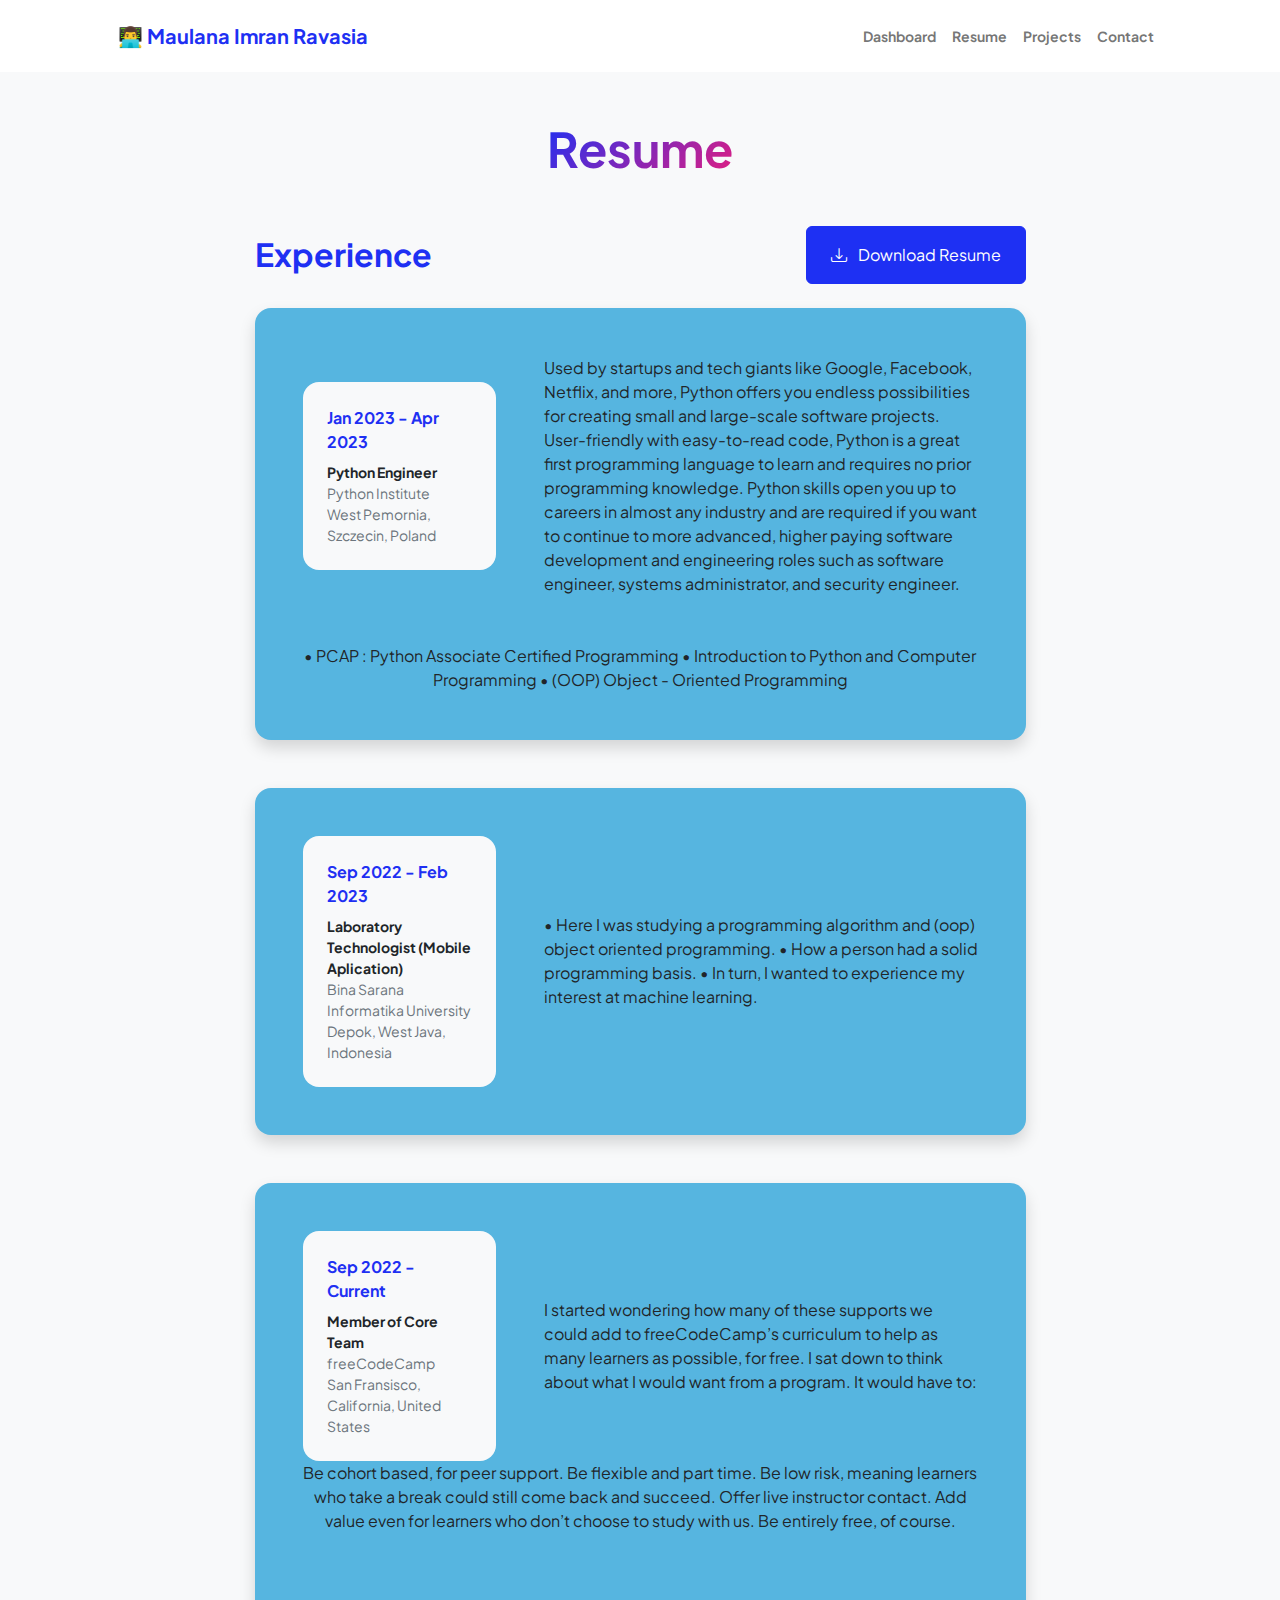
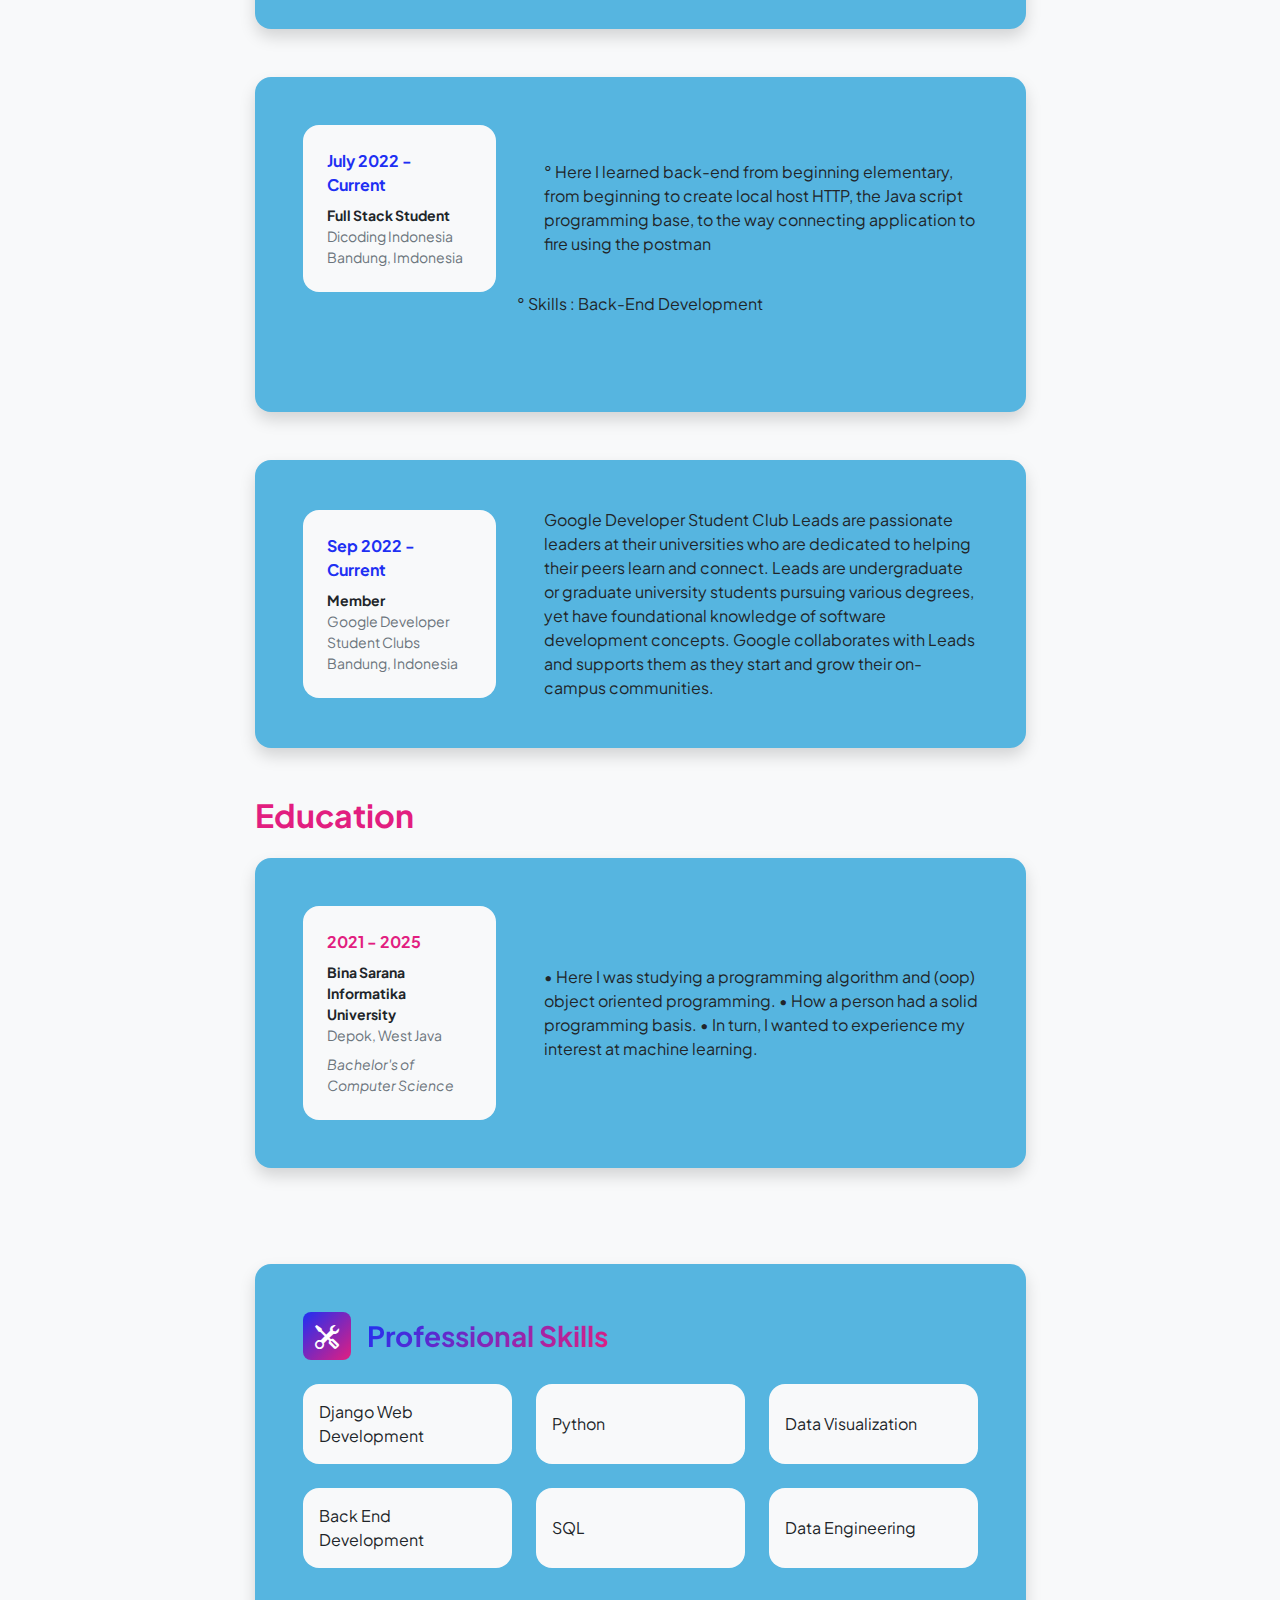
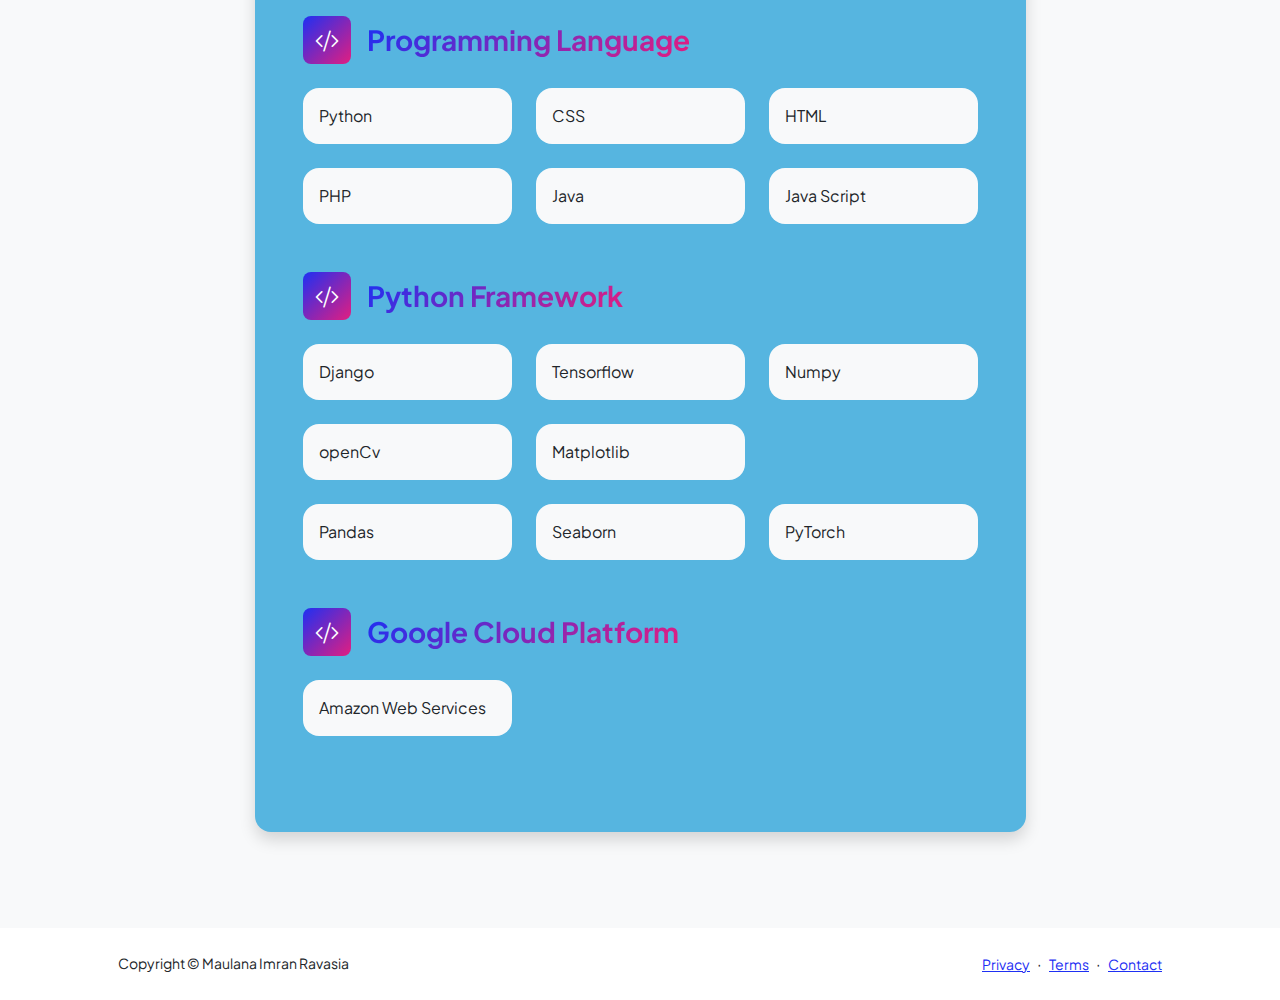
<file: Portofolio/resume.html>
<!DOCTYPE html>
<html lang="en">
    <head>
        <meta charset="utf-8" />
        <meta name="viewport" content="width=device-width, initial-scale=1, shrink-to-fit=no" />
        <meta name="description" content="" />
        <meta name="author" content="" />
        <title>Maulana Imran Ravasia</title>
        <!-- Favicon-->
        <link rel="icon" type="image/x-icon" href="assets/favicon2.png" />
        <!-- Custom Google font-->
        <link rel="preconnect" href="https://fonts.googleapis.com" />
        <link rel="preconnect" href="https://fonts.gstatic.com" crossorigin />
        <link href="https://fonts.googleapis.com/css2?family=Plus+Jakarta+Sans:wght@100;200;300;400;500;600;700;800;900&amp;display=swap" rel="stylesheet" />
        <!-- Bootstrap icons-->
        <link href="https://cdn.jsdelivr.net/npm/bootstrap-icons@1.8.1/font/bootstrap-icons.css" rel="stylesheet" />
        <!-- Core theme CSS (includes Bootstrap)-->
        <link href="css/styles.css" rel="stylesheet" />
    </head>
    <body class="d-flex flex-column h-100 bg-light">
        <main class="flex-shrink-0">
            <!-- Navigation-->
            <nav class="navbar navbar-expand-lg navbar-light bg-white py-3">
                <div class="container px-5">
                    <a class="navbar-brand" href="index.html"><span class="fw-bolder text-primary">👨‍💻   Maulana Imran Ravasia</span></a>
                    <button class="navbar-toggler" type="button" data-bs-toggle="collapse" data-bs-target="#navbarSupportedContent" aria-controls="navbarSupportedContent" aria-expanded="false" aria-label="Toggle navigation"><span class="navbar-toggler-icon"></span></button>
                    <div class="collapse navbar-collapse" id="navbarSupportedContent">
                        <ul class="navbar-nav ms-auto mb-2 mb-lg-0 small fw-bolder">
                            <li class="nav-item"><a class="nav-link" href="index.html">Dashboard</a></li>
                            <li class="nav-item"><a class="nav-link" href="resume.html">Resume</a></li>
                            <li class="nav-item"><a class="nav-link" href="projects.html">Projects</a></li>
                            <li class="nav-item"><a class="nav-link" href="contact.html">Contact</a></li>
                        </ul>
                    </div>
                </div>
            </nav>
            <!-- Page Content-->
            <div class="container px-5 my-5">
                <div class="text-center mb-5">
                    <h1 class="display-5 fw-bolder mb-0"><span class="text-gradient d-inline">Resume</span></h1>
                </div>
                <div class="row gx-5 justify-content-center">
                    <div class="col-lg-11 col-xl-9 col-xxl-8">
                        <!-- Experience Section-->
                        <section>
                            <div class="d-flex align-items-center justify-content-between mb-4">
                                <h2 class="text-primary fw-bolder mb-0">Experience</h2>
                                <!-- Download resume button-->
                                <!-- Note: Set the link href target to a PDF file within your project-->
                                <a class="btn btn-primary px-4 py-3" href="#!">
                                    <div class="d-inline-block bi bi-download me-2"></div>
                                    Download Resume
                                </a>
                            </div>
                            <!-- Experience Card 1-->
                            <div class="card shadow border-0 rounded-4 mb-5">
                                <div class="card-body p-5">
                                    <div class="row align-items-center gx-5">
                                        <div class="col text-center text-lg-start mb-4 mb-lg-0">
                                            <div class="bg-light p-4 rounded-4">
                                                <div class="text-primary fw-bolder mb-2">Jan 2023 - Apr 2023</div>
                                                <div class="small fw-bolder">Python Engineer</div>
                                                <div class="small text-muted">Python Institute</div>
                                                <div class="small text-muted">West Pemornia, Szczecin, Poland</div>
                                            </div>
                                        </div>
                                        <div class="col-lg-8"><div><a>Used by startups and tech giants like Google, Facebook, Netflix, and more, Python offers you endless possibilities for creating small and large-scale software projects. User-friendly with easy-to-read code, Python is a great first programming language to learn and requires no prior programming knowledge. Python skills open you up to careers in almost any industry and are required if you want to continue to more advanced, higher paying software development and engineering roles such as software engineer, systems administrator, and security engineer.</a></div></div>
                                        
                                    
                                    </div>
                                </div>
                                <div class="text-center mb-5">
                                <a>
                                • PCAP : Python Associate Certified Programming
                                • Introduction to Python and Computer Programming
                                • (OOP) Object - Oriented Programming </a></div>
                            </div>
                          
                         
                            </section>
                            <!-- Experience Card 2-->
                            <div class="card shadow border-0 rounded-4 mb-5">
                                <div class="card-body p-5">
                                    <div class="row align-items-center gx-5">
                                        <div class="col text-center text-lg-start mb-4 mb-lg-0">
                                            <div class="bg-light p-4 rounded-4">
                                                <div class="text-primary fw-bolder mb-2">Sep 2022 - Feb 2023</div>
                                                <div class="small fw-bolder">Laboratory Technologist (Mobile Aplication)</div>
                                                <div class="small text-muted">Bina Sarana Informatika University</div>
                                                <div class="small text-muted">Depok, West Java, Indonesia</div>
                                            </div>
                                        </div>
                                        <div class="col-lg-8"><div>• Here I was studying a programming algorithm and (oop) object oriented programming.

                                            • How a person had a solid programming basis. 
                                            
                                            • In turn, I wanted to experience my interest at machine learning.</div></div>
                                    </div>
                                </div>
                            </div>
                        </section>
                          <!-- Experience Card 3-->
                          <div class="card shadow border-0 rounded-4 mb-5">
                            <div class="card-body p-5">
                                <div class="row align-items-center gx-5">
                                    <div class="col text-center text-lg-start mb-4 mb-lg-0">
                                        <div class="bg-light p-4 rounded-4">
                                            <div class="text-primary fw-bolder mb-2">Sep 2022 - Current</div>
                                            <div class="small fw-bolder">Member of Core Team</div>
                                            <div class="small text-muted">freeCodeCamp</div>
                                            <div class="small text-muted">San Fransisco, California, United States</div>
                                        </div>
                                    </div>
                                    <div class="col-lg-8"><div>I started wondering how many of these supports we could add to freeCodeCamp’s curriculum to help as many learners as possible, for free.

                                        I sat down to think about what I would want from a program. It would have to:</div></div>
                                        <div class="text-center mb-5">
                                            <a>Be cohort based, for peer support.
                                                Be flexible and part time.
                                                Be low risk, meaning learners who take a break could still come back and succeed.
                                                Offer live instructor contact.
                                                Add value even for learners who don’t choose to study with us.
                                                Be entirely free, of course.
                                                </a>
                                        </div>
                                </div>
                            </div>
                        </div>
                    </section>
                      <!-- Experience Card 4-->
                      <div class="card shadow border-0 rounded-4 mb-5">
                        <div class="card-body p-5">
                            <div class="row align-items-center gx-5">
                                <div class="col text-center text-lg-start mb-4 mb-lg-0">
                                    <div class="bg-light p-4 rounded-4">
                                        <div class="text-primary fw-bolder mb-2">July 2022 - Current</div>
                                        <div class="small fw-bolder">Full Stack Student</div>
                                        <div class="small text-muted">Dicoding Indonesia</div>
                                        <div class="small text-muted">Bandung, Imdonesia</div>
                                    </div>
                                </div>
                                <div class="col-lg-8"><div>° Here I learned back-end from beginning elementary, from beginning to create local host HTTP, the Java script programming base, to the way connecting application to fire using the postman

                                </div></div>
                                <div class="text-center mb-5">
                                    <a>° Skills : Back-End Development</a>
                                </div>
                            </div>
                        </div>
                    </div>
                </section>
                  <!-- Experience Card 5-->
                  <div class="card shadow border-0 rounded-4 mb-5">
                    <div class="card-body p-5">
                        <div class="row align-items-center gx-5">
                            <div class="col text-center text-lg-start mb-4 mb-lg-0">
                                <div class="bg-light p-4 rounded-4">
                                    <div class="text-primary fw-bolder mb-2">Sep 2022 - Current</div>
                                    <div class="small fw-bolder">Member</div>
                                    <div class="small text-muted">Google Developer Student Clubs</div>
                                    <div class="small text-muted">Bandung, Indonesia</div>
                                </div>
                            </div>
                            <div class="col-lg-8"><div>Google Developer Student Club Leads are passionate leaders at their universities who are dedicated to helping their peers learn and connect. Leads are undergraduate or graduate university students pursuing various degrees, yet have foundational knowledge of software development concepts.

                                Google collaborates with Leads and supports them as they start and grow their on-campus communities.</div></div>
                        </div>
                    </div>
                </div>
            </section>
                        <!-- Education Section 3-->
                        <section>
                            <h2 class="text-secondary fw-bolder mb-4">Education</h2>
                            <!-- Education Card 1-->
                            <div class="card shadow border-0 rounded-4 mb-5">
                                <div class="card-body p-5">
                                    <div class="row align-items-center gx-5">
                                        <div class="col text-center text-lg-start mb-4 mb-lg-0">
                                            <div class="bg-light p-4 rounded-4">
                                                <div class="text-secondary fw-bolder mb-2">2021 - 2025</div>
                                                <div class="mb-2">
                                                    <div class="small fw-bolder">Bina Sarana Informatika University</div>
                                                    <div class="small text-muted">Depok, West Java</div>
                                                </div>
                                                <div class="fst-italic">
                                                    <div class="small text-muted">Bachelor's of</div>
                                                    <div class="small text-muted">Computer Science</div>
                                                </div>
                                            </div>
                                        </div>
                                        <div class="col-lg-8"><div>• Here I was studying a programming algorithm and (oop) object oriented programming.

                                            • How a person had a solid programming basis. 
                                            
                                            • In turn, I wanted to experience my interest at machine learning.</div></div>
                                    </div>
                                </div>
                            </div>
                            </section>
                        <!-- Divider-->
                        <div class="pb-5"></div>
                        <!-- Skills Section-->
                        <section>
                            <!-- Skillset Card-->
                            <div class="card shadow border-0 rounded-4 mb-5">
                                <div class="card-body p-5">
                                    <!-- Professional skills list-->
                                    <div class="mb-5">
                                        <div class="d-flex align-items-center mb-4">
                                            <div class="feature bg-primary bg-gradient-primary-to-secondary text-white rounded-3 me-3"><i class="bi bi-tools"></i></div>
                                            <h3 class="fw-bolder mb-0"><span class="text-gradient d-inline">Professional Skills</span></h3>
                                        </div>
                                        <div class="row row-cols-1 row-cols-md-3 mb-4">
                                            <div class="col mb-4 mb-md-0"><div class="d-flex align-items-center bg-light rounded-4 p-3 h-100">Django Web Development</div></div>
                                            <div class="col mb-4 mb-md-0"><div class="d-flex align-items-center bg-light rounded-4 p-3 h-100">Python</div></div>
                                            <div class="col"><div class="d-flex align-items-center bg-light rounded-4 p-3 h-100">Data Visualization</div></div>
                                        </div>
                                        <div class="row row-cols-1 row-cols-md-3">
                                            <div class="col mb-4 mb-md-0"><div class="d-flex align-items-center bg-light rounded-4 p-3 h-100">Back End Development</div></div>
                                            <div class="col mb-4 mb-md-0"><div class="d-flex align-items-center bg-light rounded-4 p-3 h-100">SQL</div></div>
                                            <div class="col"><div class="d-flex align-items-center bg-light rounded-4 p-3 h-100">Data Engineering</div></div>
                                        </div>
                                    </div>
                                    <!-- Programming Language list-->
                                    <div class="mb-5">
                                        <div class="d-flex align-items-center mb-4">
                                            <div class="feature bg-primary bg-gradient-primary-to-secondary text-white rounded-3 me-3"><i class="bi bi-code-slash"></i></div>
                                            <h3 class="fw-bolder mb-0"><span class="text-gradient d-inline">Programming Language</span></h3>
                                        </div>
                                        <div class="row row-cols-1 row-cols-md-3 mb-4">
                                            <div class="col mb-4 mb-md-0"><div class="d-flex align-items-center bg-light rounded-4 p-3 h-100">Python</div></div>
                                            <div class="col mb-4 mb-md-0"><div class="d-flex align-items-center bg-light rounded-4 p-3 h-100">CSS</div></div>
                                            <div class="col"><div class="d-flex align-items-center bg-light rounded-4 p-3 h-100">HTML</div></div>
                                        </div>
                                        <div class="row row-cols-1 row-cols-md-3">
                                            <div class="col mb-4 mb-md-0"><div class="d-flex align-items-center bg-light rounded-4 p-3 h-100">PHP</div></div>
                                            <div class="col mb-4 mb-md-0"><div class="d-flex align-items-center bg-light rounded-4 p-3 h-100">Java</div></div>
                                            <div class="col"><div class="d-flex align-items-center bg-light rounded-4 p-3 h-100">Java Script</div></div>
                                        </div>
                                    </div>
                                     <!-- Framework list-->
                                     <div class="mb-5">
                                        <div class="d-flex align-items-center mb-4">
                                            <div class="feature bg-primary bg-gradient-primary-to-secondary text-white rounded-3 me-3"><i class="bi bi-code-slash"></i></div>
                                            <h3 class="fw-bolder mb-0"><span class="text-gradient d-inline">Python Framework</span></h3>
                                        </div>
                                        <div class="row row-cols-1 row-cols-md-3 mb-4">
                                            <div class="col mb-4 mb-md-0"><div class="d-flex align-items-center bg-light rounded-4 p-3 h-100">Django</div></div>
                                            <div class="col mb-4 mb-md-0"><div class="d-flex align-items-center bg-light rounded-4 p-3 h-100">Tensorflow</div></div>
                                            <div class="col"><div class="d-flex align-items-center bg-light rounded-4 p-3 h-100">Numpy</div></div>
                                        </div>
                                        <div class="row row-cols-1 row-cols-md-3 mb-4">
                                            <div class="col mb-4 mb-md-0"><div class="d-flex align-items-center bg-light rounded-4 p-3 h-100">openCv</div></div>
                                            <div class="col"><div class="d-flex align-items-center bg-light rounded-4 p-3 h-100">Matplotlib</div></div>
                                        </div>
                                        <div class="row row-cols-1 row-cols-md-3">
                                            <div class="col mb-4 mb-md-0"><div class="d-flex align-items-center bg-light rounded-4 p-3 h-100">Pandas</div></div>
                                            <div class="col mb-4 mb-md-0"><div class="d-flex align-items-center bg-light rounded-4 p-3 h-100">Seaborn</div></div>
                                            <div class="col mb-4 mb-md-0"><div class="d-flex align-items-center bg-light rounded-4 p-3 h-100">PyTorch</div></div>
                                        </div>
                                    </div>
                                       <!-- Google Cloud Platform -->
                                       <div class="mb-5">
                                        <div class="d-flex align-items-center mb-4">
                                            <div class="feature bg-primary bg-gradient-primary-to-secondary text-white rounded-3 me-3"><i class="bi bi-code-slash"></i></div>
                                            <h3 class="fw-bolder mb-0"><span class="text-gradient d-inline">Google Cloud Platform</span></h3>
                                        </div>
                                        <div class="row row-cols-1 row-cols-md-3 mb-4">
                                            <div class="col mb-4 mb-md-0"><div class="d-flex align-items-center bg-light rounded-4 p-3 h-100">Amazon Web Services</div></div>
                                    </div>    
                                </div>
                            </div>
                        </section>
                    </div>
                </div>
            </div>
        </main>
        <!-- Footer-->
        <footer class="bg-white py-4 mt-auto">
            <div class="container px-5">
                <div class="row align-items-center justify-content-between flex-column flex-sm-row">
                    <div class="col-auto"><div class="small m-0">Copyright &copy; Maulana Imran Ravasia</div></div>
                    <div class="col-auto">
                        <a class="small" href="#!">Privacy</a>
                        <span class="mx-1">&middot;</span>
                        <a class="small" href="#!">Terms</a>
                        <span class="mx-1">&middot;</span>
                        <a class="small" href="#!">Contact</a>
                    </div>
                </div>
            </div>
        </footer>
        <!-- Bootstrap core JS-->
        <script src="https://cdn.jsdelivr.net/npm/bootstrap@5.2.3/dist/js/bootstrap.bundle.min.js"></script>
        <!-- Core theme JS-->
        <script src="js/scripts.js"></script>
    </body>
</html>
</file>
